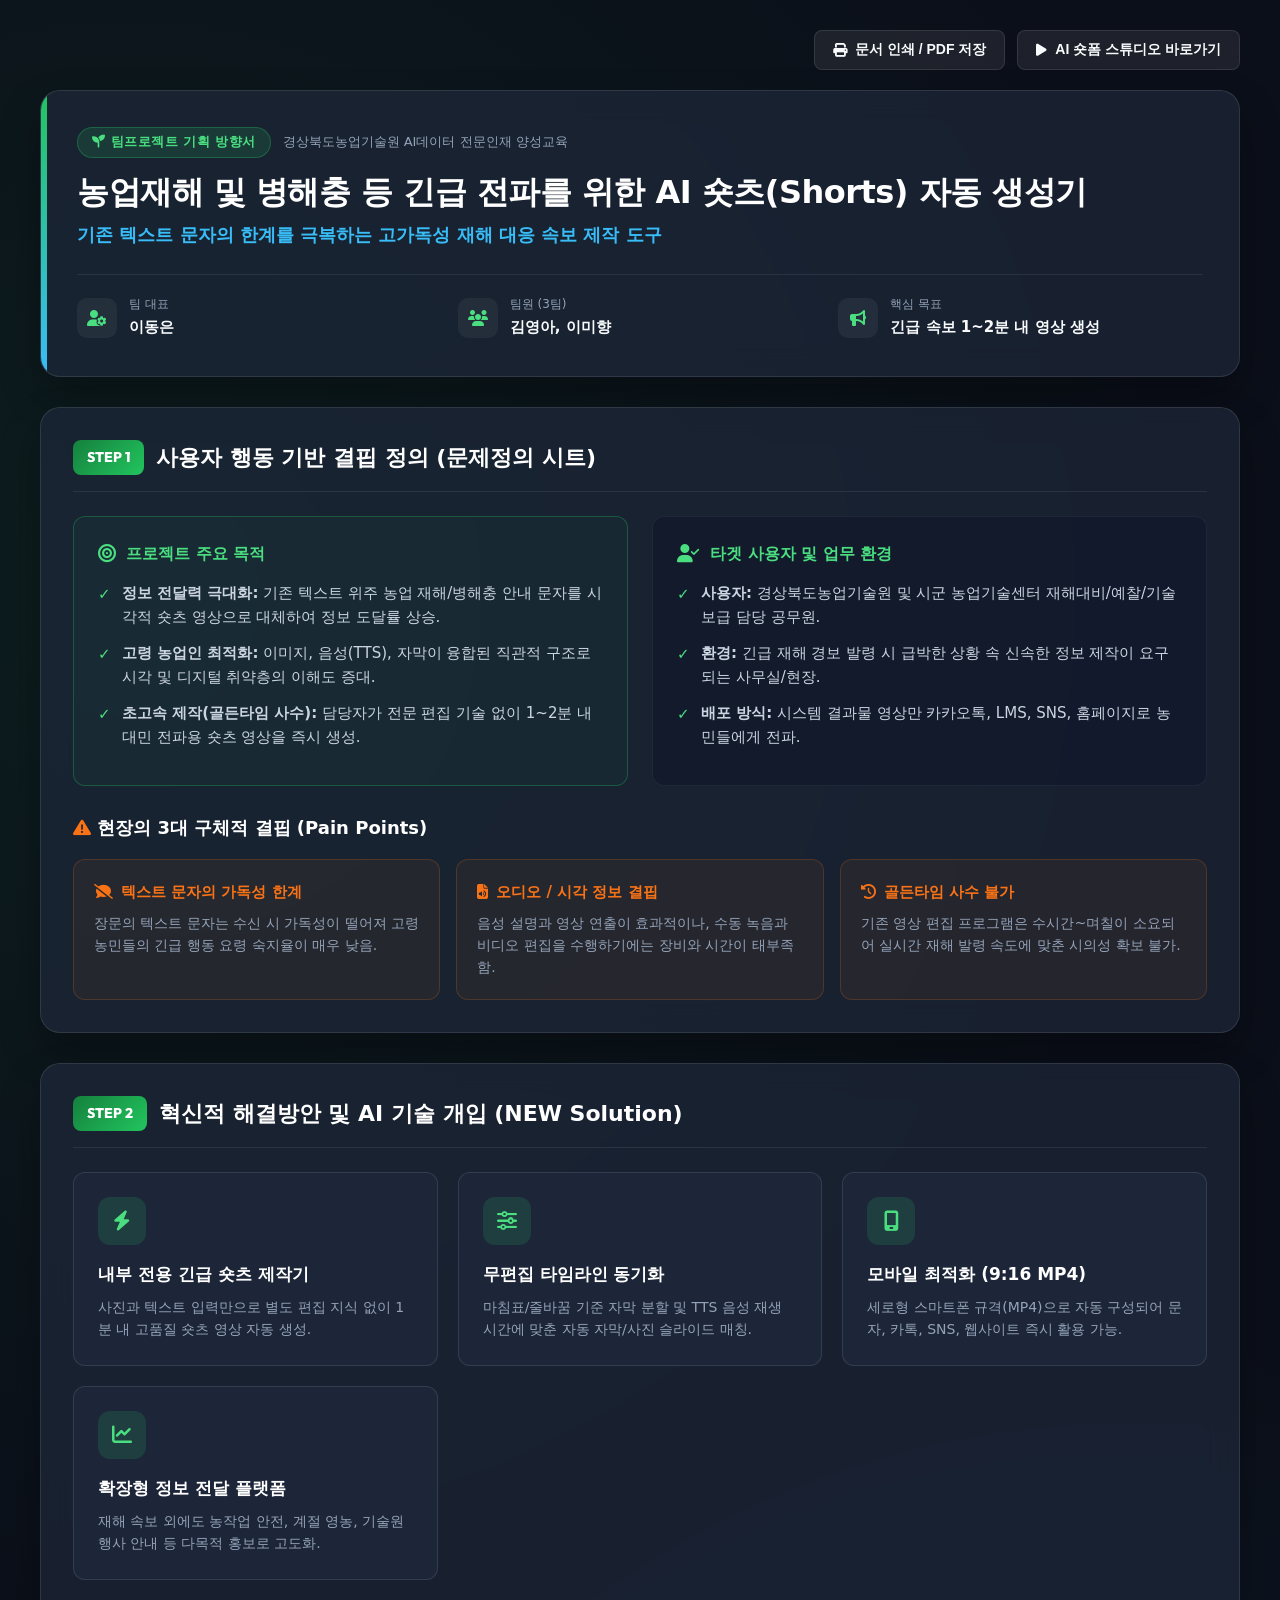
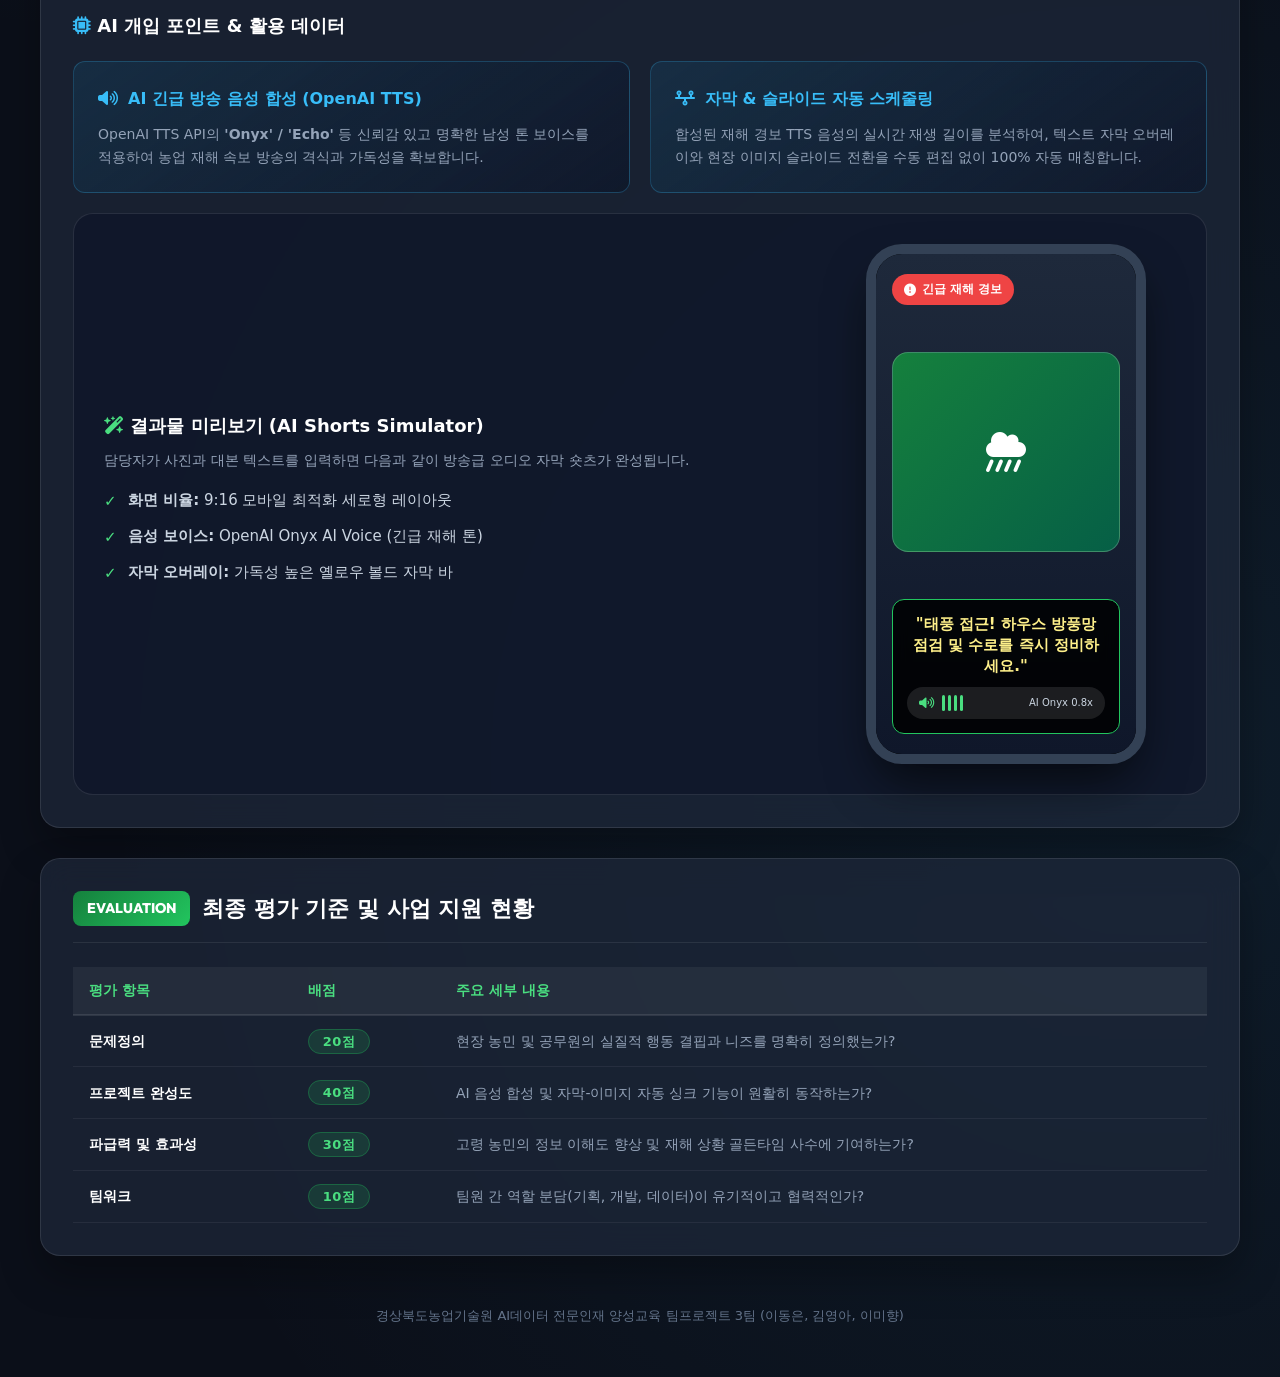
<file: public/team_project_proposal.html>
<!DOCTYPE html>
<html lang="ko">
<head>
  <meta charset="UTF-8">
  <meta name="viewport" content="width=device-width, initial-scale=1.0">
  <title>팀프로젝트 기획 방향서 - 경상북도농업기술원 AI 숏츠 자동 생성기</title>
  
  <!-- Google Fonts: Pretendard & Outfit -->
  <link rel="preconnect" href="https://fonts.googleapis.com">
  <link rel="preconnect" href="https://fonts.gstatic.com" crossorigin>
  <link href="https://fonts.googleapis.com/css2?family=Outfit:wght@400;500;600;700;800&family=Pretendard:wght@300;400;500;600;700;800&display=swap" rel="stylesheet">
  
  <!-- FontAwesome Icons -->
  <link rel="stylesheet" href="https://cdnjs.cloudflare.com/ajax/libs/font-awesome/6.4.0/css/all.min.css">
  
  <style>
    :root {
      --bg-gradient: linear-gradient(135deg, #0f172a 0%, #1e293b 100%);
      --primary: #22c55e;
      --primary-light: #4ade80;
      --primary-dark: #15803d;
      --accent-orange: #f97316;
      --accent-blue: #38bdf8;
      --card-bg: rgba(30, 41, 59, 0.7);
      --card-border: rgba(255, 255, 255, 0.1);
      --text-main: #f8fafc;
      --text-sub: #94a3b8;
      --text-muted: #64748b;
      --glass-shadow: 0 20px 40px rgba(0, 0, 0, 0.3);
      --radius-lg: 20px;
      --radius-md: 12px;
      --radius-sm: 8px;
    }

    * {
      box-sizing: border-box;
      margin: 0;
      padding: 0;
    }

    body {
      font-family: 'Pretendard', -apple-system, BlinkMacSystemFont, system-ui, Roboto, sans-serif;
      background: #0b0f19;
      color: var(--text-main);
      line-height: 1.6;
      min-height: 100vh;
      padding: 30px 20px;
      background-image: 
        radial-gradient(circle at 10% 20%, rgba(34, 197, 94, 0.08) 0%, transparent 40%),
        radial-gradient(circle at 90% 80%, rgba(56, 189, 248, 0.08) 0%, transparent 40%);
    }

    .container {
      max-width: 1200px;
      margin: 0 auto;
    }

    /* Print Controls */
    .print-actions {
      display: flex;
      justify-content: flex-end;
      gap: 12px;
      margin-bottom: 20px;
    }

    .btn-action {
      background: rgba(255, 255, 255, 0.08);
      color: var(--text-main);
      border: 1px solid var(--card-border);
      padding: 10px 18px;
      border-radius: var(--radius-sm);
      font-size: 14px;
      font-weight: 600;
      cursor: pointer;
      display: inline-flex;
      align-items: center;
      gap: 8px;
      transition: all 0.2s ease;
      backdrop-filter: blur(10px);
    }

    .btn-action:hover {
      background: var(--primary);
      color: #0f172a;
      border-color: var(--primary);
      transform: translateY(-2px);
      box-shadow: 0 4px 12px rgba(34, 197, 94, 0.3);
    }

    /* Document Main Header */
    .doc-header {
      background: var(--card-bg);
      border: 1px solid var(--card-border);
      border-radius: var(--radius-lg);
      padding: 36px;
      margin-bottom: 30px;
      backdrop-filter: blur(16px);
      box-shadow: var(--glass-shadow);
      position: relative;
      overflow: hidden;
    }

    .doc-header::before {
      content: '';
      position: absolute;
      top: 0;
      left: 0;
      width: 6px;
      height: 100%;
      background: linear-gradient(to bottom, var(--primary), var(--accent-blue));
    }

    .header-badge-row {
      display: flex;
      align-items: center;
      gap: 12px;
      margin-bottom: 14px;
      flex-wrap: wrap;
    }

    .badge-tag {
      background: rgba(34, 197, 94, 0.15);
      color: var(--primary-light);
      border: 1px solid rgba(34, 197, 94, 0.3);
      padding: 4px 14px;
      border-radius: 20px;
      font-size: 13px;
      font-weight: 700;
      letter-spacing: 0.5px;
    }

    .badge-sub {
      color: var(--text-sub);
      font-size: 13px;
      font-weight: 500;
    }

    .doc-title {
      font-size: 32px;
      font-weight: 800;
      letter-spacing: -0.5px;
      color: #ffffff;
      margin-bottom: 8px;
      line-height: 1.3;
    }

    .doc-subtitle {
      font-size: 18px;
      color: var(--accent-blue);
      font-weight: 600;
      margin-bottom: 24px;
    }

    .meta-grid {
      display: grid;
      grid-template-columns: repeat(auto-fit, minmax(220px, 1fr));
      gap: 16px;
      padding-top: 20px;
      border-top: 1px solid rgba(255, 255, 255, 0.08);
    }

    .meta-item {
      display: flex;
      align-items: center;
      gap: 12px;
    }

    .meta-icon {
      width: 40px;
      height: 40px;
      border-radius: 10px;
      background: rgba(255, 255, 255, 0.05);
      display: flex;
      align-items: center;
      justify-content: center;
      color: var(--primary-light);
      font-size: 16px;
    }

    .meta-label {
      font-size: 12px;
      color: var(--text-sub);
      display: block;
    }

    .meta-value {
      font-size: 15px;
      font-weight: 700;
      color: var(--text-main);
    }

    /* Section Cards */
    .section-card {
      background: var(--card-bg);
      border: 1px solid var(--card-border);
      border-radius: var(--radius-lg);
      padding: 32px;
      margin-bottom: 30px;
      backdrop-filter: blur(16px);
      box-shadow: var(--glass-shadow);
    }

    .section-header {
      display: flex;
      align-items: center;
      gap: 12px;
      margin-bottom: 24px;
      padding-bottom: 16px;
      border-bottom: 1px solid rgba(255, 255, 255, 0.08);
    }

    .step-number {
      background: linear-gradient(135deg, var(--primary-dark), var(--primary));
      color: #ffffff;
      padding: 6px 14px;
      border-radius: var(--radius-sm);
      font-family: 'Outfit', sans-serif;
      font-weight: 800;
      font-size: 14px;
    }

    .section-title {
      font-size: 22px;
      font-weight: 700;
      color: #ffffff;
    }

    /* Content Layout Grids */
    .grid-2 {
      display: grid;
      grid-template-columns: repeat(auto-fit, minmax(340px, 1fr));
      gap: 24px;
    }

    .info-box {
      background: rgba(15, 23, 42, 0.6);
      border: 1px solid rgba(255, 255, 255, 0.06);
      border-radius: var(--radius-md);
      padding: 24px;
    }

    .info-box.highlight {
      border-color: rgba(34, 197, 94, 0.3);
      background: rgba(34, 197, 94, 0.04);
    }

    .box-title {
      font-size: 16px;
      font-weight: 700;
      color: var(--primary-light);
      margin-bottom: 14px;
      display: flex;
      align-items: center;
      gap: 10px;
    }

    .box-title i {
      font-size: 18px;
    }

    .list-custom {
      list-style: none;
    }

    .list-custom li {
      position: relative;
      padding-left: 24px;
      margin-bottom: 12px;
      color: #cbd5e1;
      font-size: 15px;
    }

    .list-custom li::before {
      content: '✓';
      position: absolute;
      left: 0;
      top: 1px;
      color: var(--primary-light);
      font-weight: 800;
    }

    /* Deficit & Pain Point Cards */
    .pain-grid {
      display: grid;
      grid-template-columns: repeat(auto-fit, minmax(280px, 1fr));
      gap: 16px;
      margin-top: 16px;
    }

    .pain-card {
      background: rgba(249, 115, 22, 0.06);
      border: 1px solid rgba(249, 115, 22, 0.2);
      border-radius: var(--radius-md);
      padding: 20px;
    }

    .pain-title {
      color: var(--accent-orange);
      font-weight: 700;
      font-size: 15px;
      margin-bottom: 8px;
      display: flex;
      align-items: center;
      gap: 8px;
    }

    .pain-desc {
      font-size: 14px;
      color: var(--text-sub);
    }

    /* Solutions Feature Grid */
    .feature-card-grid {
      display: grid;
      grid-template-columns: repeat(auto-fit, minmax(270px, 1fr));
      gap: 20px;
    }

    .feature-card {
      background: rgba(30, 41, 59, 0.9);
      border: 1px solid var(--card-border);
      border-radius: var(--radius-md);
      padding: 24px;
      transition: transform 0.2s ease, border-color 0.2s ease;
    }

    .feature-card:hover {
      transform: translateY(-4px);
      border-color: var(--primary);
    }

    .feature-icon-wrapper {
      width: 48px;
      height: 48px;
      border-radius: 12px;
      background: rgba(34, 197, 94, 0.15);
      color: var(--primary-light);
      display: flex;
      align-items: center;
      justify-content: center;
      font-size: 20px;
      margin-bottom: 16px;
    }

    .feature-card-title {
      font-size: 17px;
      font-weight: 700;
      color: #ffffff;
      margin-bottom: 8px;
    }

    .feature-card-desc {
      font-size: 14px;
      color: var(--text-sub);
    }

    /* AI Integration Badge Grid */
    .ai-tech-grid {
      display: grid;
      grid-template-columns: repeat(auto-fit, minmax(320px, 1fr));
      gap: 20px;
      margin-top: 20px;
    }

    .ai-tech-box {
      background: linear-gradient(145deg, rgba(14, 165, 233, 0.1) 0%, rgba(15, 23, 42, 0.8) 100%);
      border: 1px solid rgba(56, 189, 248, 0.25);
      border-radius: var(--radius-md);
      padding: 24px;
    }

    .ai-tech-header {
      display: flex;
      align-items: center;
      gap: 10px;
      color: var(--accent-blue);
      font-weight: 700;
      font-size: 16px;
      margin-bottom: 12px;
    }

    /* Live Preview Simulator */
    .preview-container {
      display: grid;
      grid-template-columns: 1fr 340px;
      gap: 30px;
      align-items: center;
      background: rgba(15, 23, 42, 0.8);
      border: 1px solid var(--card-border);
      border-radius: var(--radius-lg);
      padding: 30px;
      margin-top: 20px;
    }

    @media (max-width: 900px) {
      .preview-container {
        grid-template-columns: 1fr;
      }
    }

    .phone-mockup {
      width: 280px;
      height: 520px;
      margin: 0 auto;
      background: #000;
      border-radius: 36px;
      border: 10px solid #334155;
      box-shadow: 0 25px 50px -12px rgba(0, 0, 0, 0.7);
      position: relative;
      overflow: hidden;
      display: flex;
      flex-direction: column;
    }

    .phone-screen {
      width: 100%;
      height: 100%;
      background: linear-gradient(180deg, #1e293b 0%, #0f172a 100%);
      display: flex;
      flex-direction: column;
      justify-content: space-between;
      position: relative;
      padding: 20px 16px;
    }

    .phone-alert-badge {
      background: #ef4444;
      color: #fff;
      font-weight: 800;
      font-size: 12px;
      padding: 6px 12px;
      border-radius: 20px;
      align-self: flex-start;
      display: flex;
      align-items: center;
      gap: 6px;
      animation: pulse 2s infinite;
    }

    @keyframes pulse {
      0%, 100% { opacity: 1; transform: scale(1); }
      50% { opacity: 0.8; transform: scale(1.03); }
    }

    .phone-graphic {
      width: 100%;
      height: 200px;
      border-radius: 16px;
      background: linear-gradient(135deg, #15803d, #065f46);
      display: flex;
      align-items: center;
      justify-content: center;
      color: #ffffff;
      font-size: 40px;
      position: relative;
      margin: 16px 0;
      border: 1px solid rgba(255, 255, 255, 0.2);
    }

    .phone-caption-box {
      background: rgba(0, 0, 0, 0.85);
      border: 1px solid var(--primary);
      padding: 14px;
      border-radius: 12px;
      text-align: center;
      backdrop-filter: blur(8px);
    }

    .phone-caption-text {
      color: #fef08a;
      font-weight: 800;
      font-size: 15px;
      line-height: 1.4;
    }

    .phone-tts-bar {
      display: flex;
      align-items: center;
      gap: 8px;
      background: rgba(255, 255, 255, 0.1);
      padding: 8px 12px;
      border-radius: 20px;
      margin-top: 10px;
    }

    .tts-wave {
      display: flex;
      align-items: center;
      gap: 3px;
      height: 16px;
    }

    .tts-bar-line {
      width: 3px;
      height: 100%;
      background: var(--primary-light);
      border-radius: 2px;
      animation: wave 1s ease-in-out infinite alternate;
    }

    .tts-bar-line:nth-child(2) { animation-delay: 0.2s; }
    .tts-bar-line:nth-child(3) { animation-delay: 0.4s; }
    .tts-bar-line:nth-child(4) { animation-delay: 0.1s; }

    @keyframes wave {
      0% { height: 4px; }
      100% { height: 16px; }
    }

    /* Table Styles */
    .table-container {
      overflow-x: auto;
      margin-top: 16px;
    }

    table.custom-table {
      width: 100%;
      border-collapse: collapse;
      font-size: 14px;
    }

    table.custom-table th {
      background: rgba(255, 255, 255, 0.05);
      color: var(--primary-light);
      padding: 12px 16px;
      text-align: left;
      border-bottom: 2px solid rgba(255, 255, 255, 0.1);
    }

    table.custom-table td {
      padding: 14px 16px;
      border-bottom: 1px solid rgba(255, 255, 255, 0.06);
      color: var(--text-sub);
    }

    table.custom-table tr:hover td {
      background: rgba(255, 255, 255, 0.02);
    }

    /* Print Styles */
    @media print {
      body {
        background: #ffffff;
        color: #000000;
        padding: 0;
      }
      .print-actions { display: none; }
      .doc-header, .section-card, .info-box, .feature-card {
        background: #ffffff !important;
        border: 1px solid #cccccc !important;
        color: #000000 !important;
        box-shadow: none !important;
      }
      .doc-title, .section-title, .feature-card-title {
        color: #000000 !important;
      }
      .badge-tag {
        background: #e2e8f0 !important;
        color: #0f172a !important;
        border-color: #cbd5e1 !important;
      }
    }
  </style>
</head>
<body>

  <div class="container">
    
    <!-- Action Controls -->
    <div class="print-actions">
      <button class="btn-action" onclick="window.print()">
        <i class="fa-solid fa-print"></i> 문서 인쇄 / PDF 저장
      </button>
      <button class="btn-action" onclick="location.href='index.html'">
        <i class="fa-solid fa-play"></i> AI 숏폼 스튜디오 바로가기
      </button>
    </div>

    <!-- Header Section -->
    <header class="doc-header">
      <div class="header-badge-row">
        <span class="badge-tag"><i class="fa-solid fa-seedling"></i> 팀프로젝트 기획 방향서</span>
        <span class="badge-sub">경상북도농업기술원 AI데이터 전문인재 양성교육</span>
      </div>
      <h1 class="doc-title">농업재해 및 병해충 등 긴급 전파를 위한 AI 숏츠(Shorts) 자동 생성기</h1>
      <p class="doc-subtitle">기존 텍스트 문자의 한계를 극복하는 고가독성 재해 대응 속보 제작 도구</p>
      
      <div class="meta-grid">
        <div class="meta-item">
          <div class="meta-icon"><i class="fa-solid fa-user-gear"></i></div>
          <div>
            <span class="meta-label">팀 대표</span>
            <span class="meta-value">이동은</span>
          </div>
        </div>
        <div class="meta-item">
          <div class="meta-icon"><i class="fa-solid fa-users"></i></div>
          <div>
            <span class="meta-label">팀원 (3팀)</span>
            <span class="meta-value">김영아, 이미향</span>
          </div>
        </div>
        <div class="meta-item">
          <div class="meta-icon"><i class="fa-solid fa-bullhorn"></i></div>
          <div>
            <span class="meta-label">핵심 목표</span>
            <span class="meta-value">긴급 속보 1~2분 내 영상 생성</span>
          </div>
        </div>
      </div>
    </header>

    <!-- STEP 1. Problem Definition -->
    <section class="section-card">
      <div class="section-header">
        <span class="step-number">STEP 1</span>
        <h2 class="section-title">사용자 행동 기반 결핍 정의 (문제정의 시트)</h2>
      </div>

      <div class="grid-2">
        <!-- Project Objectives -->
        <div class="info-box highlight">
          <div class="box-title"><i class="fa-solid fa-bullseye"></i> 프로젝트 주요 목적</div>
          <ul class="list-custom">
            <li><strong>정보 전달력 극대화:</strong> 기존 텍스트 위주 농업 재해/병해충 안내 문자를 시각적 숏츠 영상으로 대체하여 정보 도달률 상승.</li>
            <li><strong>고령 농업인 최적화:</strong> 이미지, 음성(TTS), 자막이 융합된 직관적 구조로 시각 및 디지털 취약층의 이해도 증대.</li>
            <li><strong>초고속 제작(골든타임 사수):</strong> 담당자가 전문 편집 기술 없이 1~2분 내 대민 전파용 숏츠 영상을 즉시 생성.</li>
          </ul>
        </div>

        <!-- Target User & Environment -->
        <div class="info-box">
          <div class="box-title"><i class="fa-solid fa-user-check"></i> 타겟 사용자 및 업무 환경</div>
          <ul class="list-custom">
            <li><strong>사용자:</strong> 경상북도농업기술원 및 시군 농업기술센터 재해대비/예찰/기술보급 담당 공무원.</li>
            <li><strong>환경:</strong> 긴급 재해 경보 발령 시 급박한 상황 속 신속한 정보 제작이 요구되는 사무실/현장.</li>
            <li><strong>배포 방식:</strong> 시스템 결과물 영상만 카카오톡, LMS, SNS, 홈페이지로 농민들에게 전파.</li>
          </ul>
        </div>
      </div>

      <!-- Specific Deficits -->
      <h3 style="margin-top: 28px; margin-bottom: 12px; font-size: 18px; color: #ffffff;">
        <i class="fa-solid fa-triangle-exclamation" style="color: var(--accent-orange);"></i> 현장의 3대 구체적 결핍 (Pain Points)
      </h3>
      <div class="pain-grid">
        <div class="pain-card">
          <div class="pain-title"><i class="fa-solid fa-comment-slash"></i> 텍스트 문자의 가독성 한계</div>
          <div class="pain-desc">장문의 텍스트 문자는 수신 시 가독성이 떨어져 고령 농민들의 긴급 행동 요령 숙지율이 매우 낮음.</div>
        </div>
        <div class="pain-card">
          <div class="pain-title"><i class="fa-solid fa-file-audio"></i> 오디오 / 시각 정보 결핍</div>
          <div class="pain-desc">음성 설명과 영상 연출이 효과적이나, 수동 녹음과 비디오 편집을 수행하기에는 장비와 시간이 태부족함.</div>
        </div>
        <div class="pain-card">
          <div class="pain-title"><i class="fa-solid fa-clock-rotate-left"></i> 골든타임 사수 불가</div>
          <div class="pain-desc">기존 영상 편집 프로그램은 수시간~며칠이 소요되어 실시간 재해 발령 속도에 맞춘 시의성 확보 불가.</div>
        </div>
      </div>
    </section>

    <!-- STEP 2. Innovative Solution & AI Integration -->
    <section class="section-card">
      <div class="section-header">
        <span class="step-number">STEP 2</span>
        <h2 class="section-title">혁신적 해결방안 및 AI 기술 개입 (NEW Solution)</h2>
      </div>

      <div class="feature-card-grid">
        <div class="feature-card">
          <div class="feature-icon-wrapper"><i class="fa-solid fa-bolt"></i></div>
          <h3 class="feature-card-title">내부 전용 긴급 숏츠 제작기</h3>
          <p class="feature-card-desc">사진과 텍스트 입력만으로 별도 편집 지식 없이 1분 내 고품질 숏츠 영상 자동 생성.</p>
        </div>

        <div class="feature-card">
          <div class="feature-icon-wrapper"><i class="fa-solid fa-sliders"></i></div>
          <h3 class="feature-card-title">무편집 타임라인 동기화</h3>
          <p class="feature-card-desc">마침표/줄바꿈 기준 자막 분할 및 TTS 음성 재생 시간에 맞춘 자동 자막/사진 슬라이드 매칭.</p>
        </div>

        <div class="feature-card">
          <div class="feature-icon-wrapper"><i class="fa-solid fa-mobile-screen"></i></div>
          <h3 class="feature-card-title">모바일 최적화 (9:16 MP4)</h3>
          <p class="feature-card-desc">세로형 스마트폰 규격(MP4)으로 자동 구성되어 문자, 카톡, SNS, 웹사이트 즉시 활용 가능.</p>
        </div>

        <div class="feature-card">
          <div class="feature-icon-wrapper"><i class="fa-solid fa-chart-line"></i></div>
          <h3 class="feature-card-title">확장형 정보 전달 플랫폼</h3>
          <p class="feature-card-desc">재해 속보 외에도 농작업 안전, 계절 영농, 기술원 행사 안내 등 다목적 홍보로 고도화.</p>
        </div>
      </div>

      <!-- AI Technical Integration -->
      <h3 style="margin-top: 32px; margin-bottom: 12px; font-size: 18px; color: #ffffff;">
        <i class="fa-solid fa-microchip" style="color: var(--accent-blue);"></i> AI 개입 포인트 & 활용 데이터
      </h3>
      <div class="ai-tech-grid">
        <div class="ai-tech-box">
          <div class="ai-tech-header"><i class="fa-solid fa-volume-high"></i> AI 긴급 방송 음성 합성 (OpenAI TTS)</div>
          <p style="font-size: 14px; color: var(--text-sub);">
            OpenAI TTS API의 <strong>'Onyx' / 'Echo'</strong> 등 신뢰감 있고 명확한 남성 톤 보이스를 적용하여 농업 재해 속보 방송의 격식과 가독성을 확보합니다.
          </p>
        </div>

        <div class="ai-tech-box">
          <div class="ai-tech-header"><i class="fa-solid fa-timeline"></i> 자막 & 슬라이드 자동 스케줄링</div>
          <p style="font-size: 14px; color: var(--text-sub);">
            합성된 재해 경보 TTS 음성의 실시간 재생 길이를 분석하여, 텍스트 자막 오버레이와 현장 이미지 슬라이드 전환을 수동 편집 없이 100% 자동 매칭합니다.
          </p>
        </div>
      </div>

      <!-- Interactive Shorts Preview Mockup -->
      <div class="preview-container">
        <div>
          <h4 style="font-size: 18px; color: #ffffff; margin-bottom: 8px;">
            <i class="fa-solid fa-wand-magic-sparkles" style="color: var(--primary-light);"></i> 결과물 미리보기 (AI Shorts Simulator)
          </h4>
          <p style="font-size: 14px; color: var(--text-sub); margin-bottom: 16px;">
            담당자가 사진과 대본 텍스트를 입력하면 다음과 같이 방송급 오디오 자막 숏츠가 완성됩니다.
          </p>
          <ul class="list-custom" style="font-size: 14px;">
            <li><strong>화면 비율:</strong> 9:16 모바일 최적화 세로형 레이아웃</li>
            <li><strong>음성 보이스:</strong> OpenAI Onyx AI Voice (긴급 재해 톤)</li>
            <li><strong>자막 오버레이:</strong> 가독성 높은 옐로우 볼드 자막 바</li>
          </ul>
        </div>

        <div class="phone-mockup">
          <div class="phone-screen">
            <div class="phone-alert-badge">
              <i class="fa-solid fa-circle-exclamation"></i> 긴급 재해 경보
            </div>
            
            <div class="phone-graphic">
              <i class="fa-solid fa-cloud-showers-heavy"></i>
            </div>

            <div class="phone-caption-box">
              <div class="phone-caption-text">
                "태풍 접근! 하우스 방풍망 점검 및 수로를 즉시 정비하세요."
              </div>
              <div class="phone-tts-bar">
                <i class="fa-solid fa-volume-high" style="color: var(--primary-light); font-size: 12px;"></i>
                <div class="tts-wave">
                  <div class="tts-bar-line"></div>
                  <div class="tts-bar-line"></div>
                  <div class="tts-bar-line"></div>
                  <div class="tts-bar-line"></div>
                </div>
                <span style="font-size: 10px; color: #cbd5e1; margin-left: auto;">AI Onyx 0.8x</span>
              </div>
            </div>
          </div>
        </div>
      </div>
    </section>

    <!-- Project Criteria & Evaluation -->
    <section class="section-card">
      <div class="section-header">
        <span class="step-number">EVALUATION</span>
        <h2 class="section-title">최종 평가 기준 및 사업 지원 현황</h2>
      </div>

      <div class="table-container">
        <table class="custom-table">
          <thead>
            <tr>
              <th>평가 항목</th>
              <th>배점</th>
              <th>주요 세부 내용</th>
            </tr>
          </thead>
          <tbody>
            <tr>
              <td><strong style="color: #fff;">문제정의</strong></td>
              <td><span class="badge-tag">20점</span></td>
              <td>현장 농민 및 공무원의 실질적 행동 결핍과 니즈를 명확히 정의했는가?</td>
            </tr>
            <tr>
              <td><strong style="color: #fff;">프로젝트 완성도</strong></td>
              <td><span class="badge-tag">40점</span></td>
              <td>AI 음성 합성 및 자막-이미지 자동 싱크 기능이 원활히 동작하는가?</td>
            </tr>
            <tr>
              <td><strong style="color: #fff;">파급력 및 효과성</strong></td>
              <td><span class="badge-tag">30점</span></td>
              <td>고령 농민의 정보 이해도 향상 및 재해 상황 골든타임 사수에 기여하는가?</td>
            </tr>
            <tr>
              <td><strong style="color: #fff;">팀워크</strong></td>
              <td><span class="badge-tag">10점</span></td>
              <td>팀원 간 역할 분담(기획, 개발, 데이터)이 유기적이고 협력적인가?</td>
            </tr>
          </tbody>
        </table>
      </div>
    </section>

    <!-- Footer -->
    <footer style="text-align: center; color: var(--text-muted); font-size: 13px; padding: 20px 0;">
      경상북도농업기술원 AI데이터 전문인재 양성교육 팀프로젝트 3팀 (이동은, 김영아, 이미향)
    </footer>

  </div>

</body>
</html>
</file>
